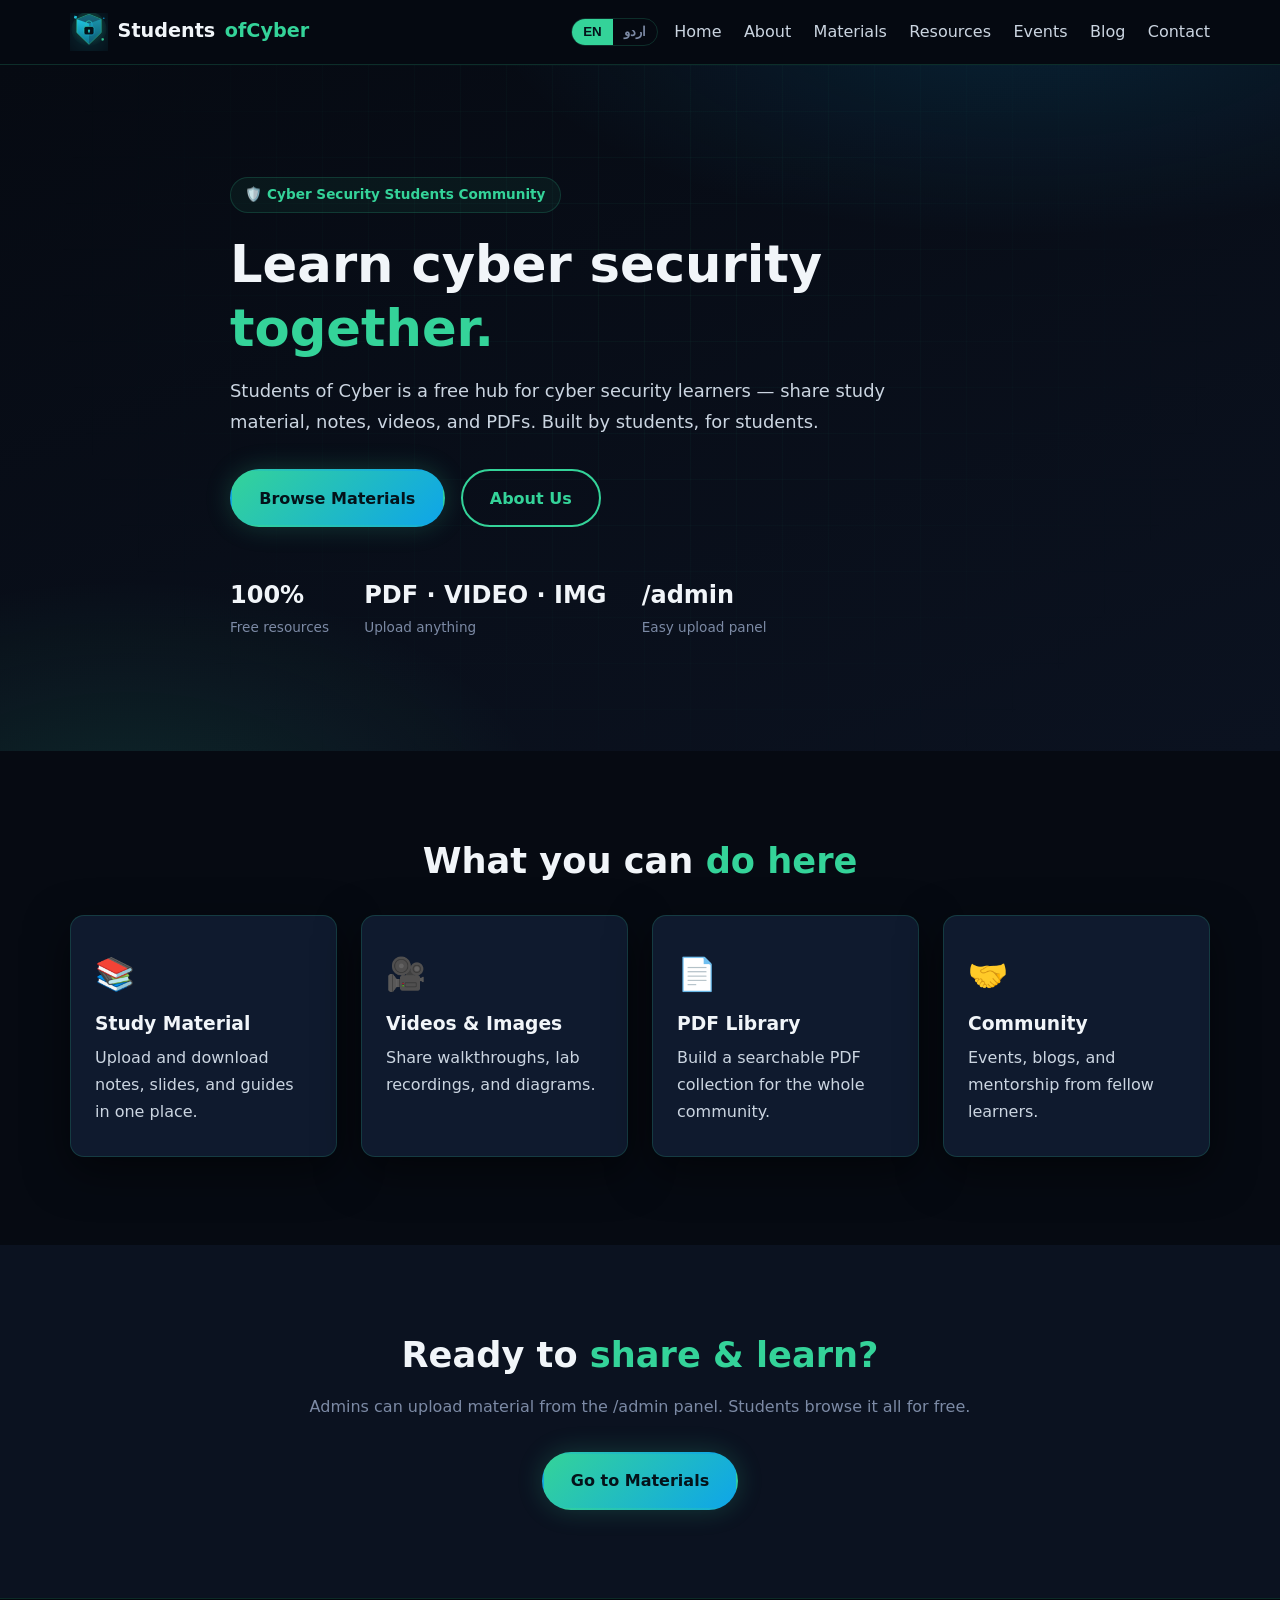
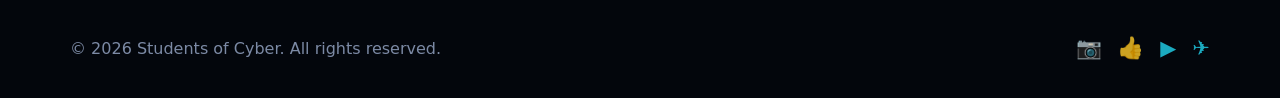
<file: index.html>
<!DOCTYPE html>
<html lang="en">
<head>
  <meta charset="UTF-8">
  <meta name="viewport" content="width=device-width, initial-scale=1.0">
  <title>Students of Cyber — Learn Cyber Security Together</title>
  <meta name="description" content="Students of Cyber — free study material, resources, and a community for cyber security students. Upload and share notes, images, videos, and PDFs.">
  <meta property="og:title" content="Students of Cyber">
  <meta property="og:description" content="Learn cyber security together — free resources, notes, videos, and PDFs.">
  <meta property="og:type" content="website">
  <link rel="icon" href="assets/logo.svg" type="image/svg+xml">
  <link rel="stylesheet" href="css/style.css">
</head>
<body class="lang-en">

  <!-- NAV -->
  <header class="nav">
    <div class="nav-inner container">
      <a href="index.html" class="logo"><img src="assets/logo.svg" alt="logo">Students<span>ofCyber</span></a>
      <div class="nav-right">
        <div class="lang-toggle" aria-label="Language">
          <button data-lang="en" class="active">EN</button>
          <button data-lang="ru">اردو</button>
        </div>
        <button class="nav-toggle" id="navToggle" aria-label="Menu"><span></span><span></span><span></span></button>
        <nav class="nav-links" id="navLinks">
          <a href="index.html">Home</a>
          <a href="about.html">About</a>
          <a href="materials.html">Materials</a>
          <a href="resources.html">Resources</a>
          <a href="events.html">Events</a>
          <a href="blog.html">Blog</a>
          <a href="contact.html">Contact</a>
        </nav>
      </div>
    </div>
  </header>

  <!-- HERO -->
  <section class="hero">
    <div class="container hero-inner">
      <span class="badge">🛡️ Cyber Security Students Community</span>
      <h1 data-en>Learn cyber security <span class="accent">together.</span></h1>
      <h1 data-ru>Cyber security <span class="accent">mila kar seekho.</span></h1>
      <p data-en>Students of Cyber is a free hub for cyber security learners — share study material, notes, videos, and PDFs. Built by students, for students.</p>
      <p data-ru>Students of Cyber ek free platform hai cyber security students ke liye — notes, videos, aur PDFs share karo. Students ke liye, students ki taraf se.</p>
      <div class="hero-cta">
        <a href="materials.html" class="btn btn-primary" data-en>Browse Materials</a>
        <a href="materials.html" class="btn btn-primary" data-ru>Material Dekho</a>
        <a href="about.html" class="btn btn-ghost" data-en>About Us</a>
        <a href="about.html" class="btn btn-ghost" data-ru>Hamare Bare Mein</a>
      </div>
      <div class="hero-stats">
        <div><strong>100%</strong><span data-en>Free resources</span><span data-ru>Free resources</span></div>
        <div><strong>PDF · VIDEO · IMG</strong><span data-en>Upload anything</span><span data-ru>Kuch bhi upload</span></div>
        <div><strong>/admin</strong><span data-en>Easy upload panel</span><span data-ru>Asaan upload panel</span></div>
      </div>
    </div>
  </section>

  <!-- FEATURES -->
  <section class="section">
    <div class="container">
      <h2 class="center" data-en>What you can <span class="accent">do here</span></h2>
      <h2 class="center" data-ru>Yahan <span class="accent">kya karo gay</span></h2>
      <div class="cards">
        <article class="card">
          <div class="card-icon">📚</div>
          <h3 data-en>Study Material</h3><h3 data-ru>Study Material</h3>
          <p data-en>Upload and download notes, slides, and guides in one place.</p>
          <p data-ru>Notes, slides, aur guides ek jagah upload/download karo.</p>
        </article>
        <article class="card">
          <div class="card-icon">🎥</div>
          <h3 data-en>Videos & Images</h3><h3 data-ru>Videos & Images</h3>
          <p data-en>Share walkthroughs, lab recordings, and diagrams.</p>
          <p data-ru>Lab recordings, walkthroughs, aur diagrams share karo.</p>
        </article>
        <article class="card">
          <div class="card-icon">📄</div>
          <h3 data-en>PDF Library</h3><h3 data-ru>PDF Library</h3>
          <p data-en>Build a searchable PDF collection for the whole community.</p>
          <p data-ru>Poori community ke liye PDF collection banao.</p>
        </article>
        <article class="card">
          <div class="card-icon">🤝</div>
          <h3 data-en>Community</h3><h3 data-ru>Community</h3>
          <p data-en>Events, blogs, and mentorship from fellow learners.</p>
          <p data-ru>Events, blogs, aur mentorship — saathiyon se.</p>
        </article>
      </div>
    </div>
  </section>

  <!-- CTA -->
  <section class="section section-alt">
    <div class="container center">
      <h2 data-en>Ready to <span class="accent">share & learn?</span></h2>
      <h2 data-ru><span class="accent">Share & learn?</span> tayar ho?</h2>
      <p class="muted" data-en>Admins can upload material from the /admin panel. Students browse it all for free.</p>
      <p class="muted" data-ru>Admins /admin panel se material upload karte hain. Students free mein dekhte hain.</p>
      <div class="hero-cta" style="justify-content:center">
        <a href="materials.html" class="btn btn-primary" data-en>Go to Materials</a>
        <a href="materials.html" class="btn btn-primary" data-ru>Materials Par Jao</a>
      </div>
    </div>
  </section>

  <!-- FOOTER -->
  <footer class="footer">
    <div class="container footer-inner">
      <p>© 2026 Students of Cyber. All rights reserved.</p>
      <div class="socials">
        <a href="#" aria-label="Instagram">📷</a>
        <a href="#" aria-label="Facebook">👍</a>
        <a href="#" aria-label="YouTube">▶️</a>
        <a href="#" aria-label="Telegram">✈️</a>
      </div>
    </div>
  </footer>

  <script src="js/main.js"></script>
</body>
</html>
</file>
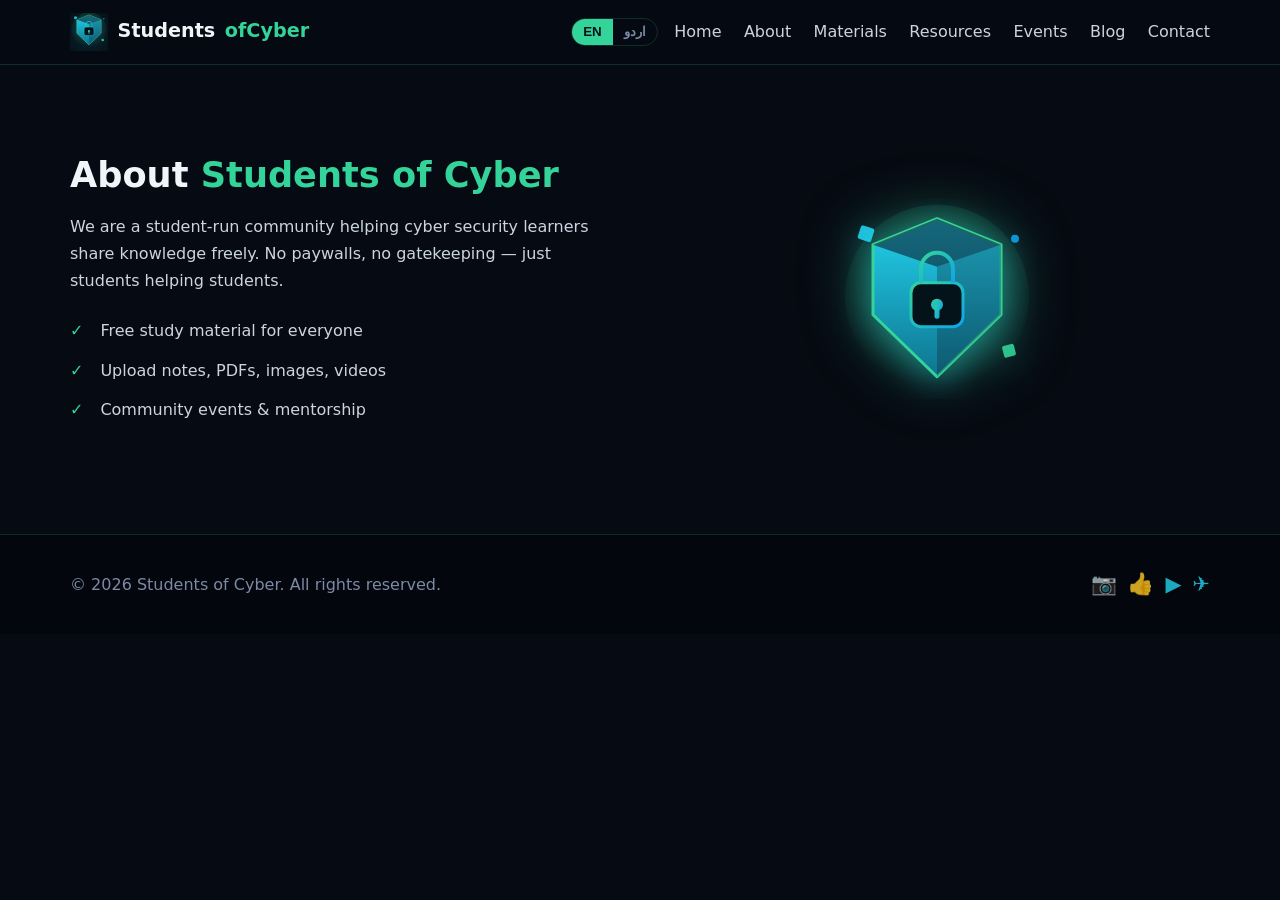
<file: about.html>
<!DOCTYPE html>
<html lang="en">
<head>
  <meta charset="UTF-8">
  <meta name="viewport" content="width=device-width, initial-scale=1.0">
  <title>About — Students of Cyber</title>
  <meta name="description" content="About Students of Cyber — a free community for cyber security students.">
  <link rel="icon" href="assets/logo.svg" type="image/svg+xml">
  <link rel="stylesheet" href="css/style.css">
</head>
<body class="lang-en">
  <header class="nav">
    <div class="nav-inner container">
      <a href="index.html" class="logo"><img src="assets/logo.svg" alt="logo">Students<span>ofCyber</span></a>
      <div class="nav-right">
        <div class="lang-toggle"><button data-lang="en" class="active">EN</button><button data-lang="ru">اردو</button></div>
        <button class="nav-toggle" id="navToggle" aria-label="Menu"><span></span><span></span><span></span></button>
        <nav class="nav-links" id="navLinks">
          <a href="index.html">Home</a><a href="about.html">About</a><a href="materials.html">Materials</a>
          <a href="resources.html">Resources</a><a href="events.html">Events</a><a href="blog.html">Blog</a><a href="contact.html">Contact</a>
        </nav>
      </div>
    </div>
  </header>

  <section class="section">
    <div class="container split">
      <div class="split-text">
        <h2 data-en>About <span class="accent">Students of Cyber</span></h2>
        <h2 data-ru><span class="accent">Students of Cyber</span> ke bare mein</h2>
        <p data-en>We are a student-run community helping cyber security learners share knowledge freely. No paywalls, no gatekeeping — just students helping students.</p>
        <p data-ru>Hum ek student-run community hain jo cyber security learners ko free knowledge share karne mein help karte hain. Koi paywall nahi — sirf students students ki madad.</p>
        <ul class="check-list">
          <li data-en>Free study material for everyone</li><li data-ru>Sab ke liye free study material</li>
          <li data-en>Upload notes, PDFs, images, videos</li><li data-ru>Notes, PDFs, images, videos upload</li>
          <li data-en>Community events & mentorship</li><li data-ru>Community events & mentorship</li>
        </ul>
      </div>
      <div class="split-visual">
        <img src="assets/logo.svg" alt="Students of Cyber logo" style="max-width:280px;margin:auto;filter:drop-shadow(0 0 30px rgba(52,211,153,.4))">
      </div>
    </div>
  </section>

  <footer class="footer">
    <div class="container footer-inner">
      <p>© 2026 Students of Cyber. All rights reserved.</p>
      <div class="socials"><a href="#" aria-label="Instagram">📷</a><a href="#" aria-label="Facebook">👍</a><a href="#" aria-label="YouTube">▶️</a><a href="#" aria-label="Telegram">✈️</a></div>
    </div>
  </footer>
  <script src="js/main.js"></script>
</body>
</html>
</file>
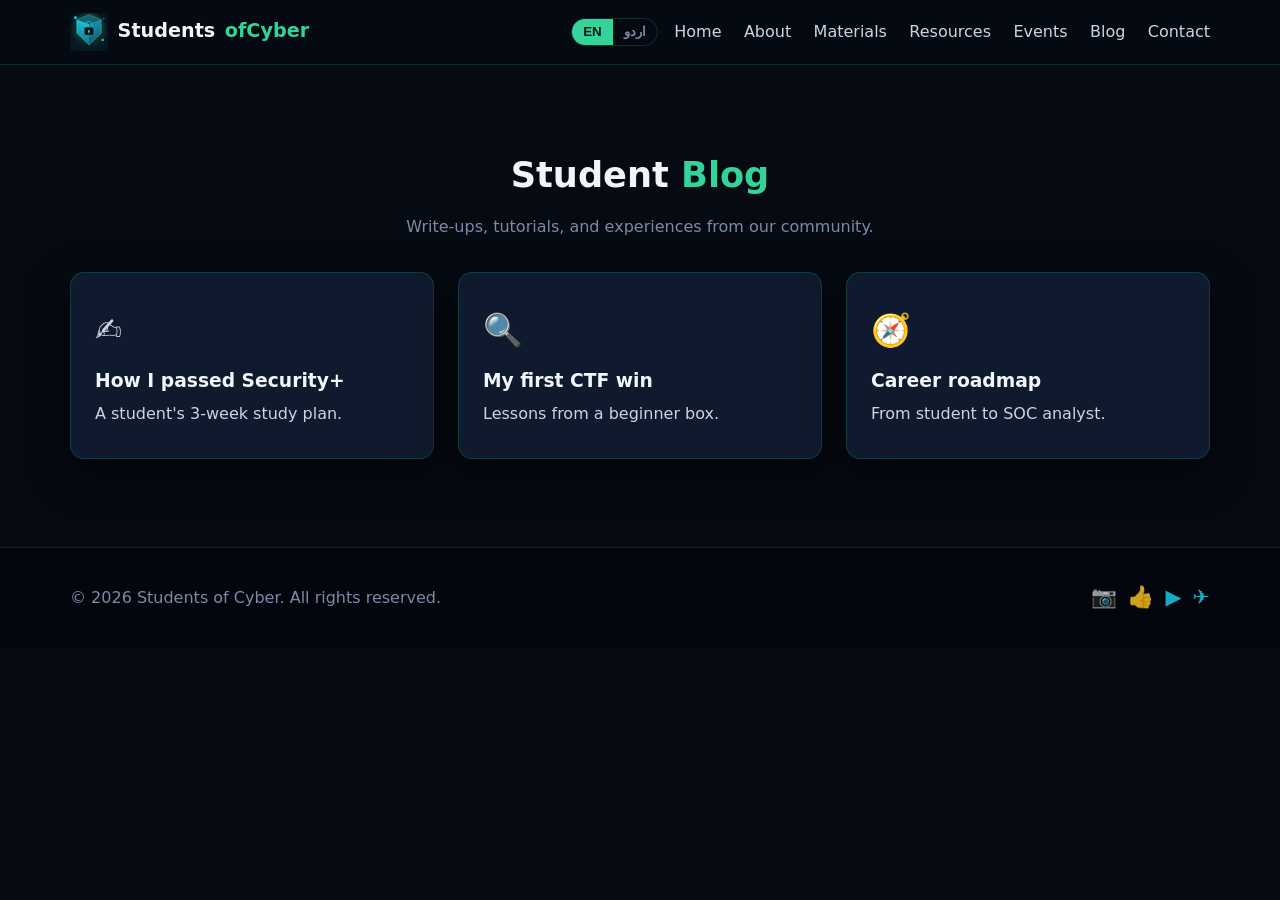
<file: blog.html>
<!DOCTYPE html>
<html lang="en">
<head>
  <meta charset="UTF-8">
  <meta name="viewport" content="width=device-width, initial-scale=1.0">
  <title>Blog — Students of Cyber</title>
  <meta name="description" content="Articles and write-ups by cyber security students.">
  <link rel="icon" href="assets/logo.svg" type="image/svg+xml">
  <link rel="stylesheet" href="css/style.css">
</head>
<body class="lang-en">
  <header class="nav">
    <div class="nav-inner container">
      <a href="index.html" class="logo"><img src="assets/logo.svg" alt="logo">Students<span>ofCyber</span></a>
      <div class="nav-right">
        <div class="lang-toggle"><button data-lang="en" class="active">EN</button><button data-lang="ru">اردو</button></div>
        <button class="nav-toggle" id="navToggle" aria-label="Menu"><span></span><span></span><span></span></button>
        <nav class="nav-links" id="navLinks">
          <a href="index.html">Home</a><a href="about.html">About</a><a href="materials.html">Materials</a>
          <a href="resources.html">Resources</a><a href="events.html">Events</a><a href="blog.html">Blog</a><a href="contact.html">Contact</a>
        </nav>
      </div>
    </div>
  </header>

  <section class="section">
    <div class="container">
      <h2 class="center" data-en>Student <span class="accent">Blog</span></h2>
      <h2 class="center" data-ru>Student <span class="accent">Blog</span></h2>
      <p class="center muted" data-en>Write-ups, tutorials, and experiences from our community.</p>
      <p class="center muted" data-ru>Community ke write-ups, tutorials, experiences.</p>
      <div class="cards">
        <article class="card"><div class="card-icon">✍️</div><h3 data-en>How I passed Security+</h3><h3 data-ru>Security+ kaise pass kiya</h3><p data-en>A student's 3-week study plan.</p><p data-ru>Student ka 3-haftay ka plan.</p></article>
        <article class="card"><div class="card-icon">🔍</div><h3 data-en>My first CTF win</h3><h3 data-ru>Meri pehli CTF jeet</h3><p data-en>Lessons from a beginner box.</p><p data-ru>Ek beginner box se sabaq.</p></article>
        <article class="card"><div class="card-icon">🧭</div><h3 data-en>Career roadmap</h3><h3 data-ru>Career roadmap</h3><p data-en>From student to SOC analyst.</p><p data-ru>Student se SOC analyst tak.</p></article>
      </div>
    </div>
  </section>

  <footer class="footer">
    <div class="container footer-inner">
      <p>© 2026 Students of Cyber. All rights reserved.</p>
      <div class="socials"><a href="#" aria-label="Instagram">📷</a><a href="#" aria-label="Facebook">👍</a><a href="#" aria-label="YouTube">▶️</a><a href="#" aria-label="Telegram">✈️</a></div>
    </div>
  </footer>
  <script src="js/main.js"></script>
</body>
</html>
</file>
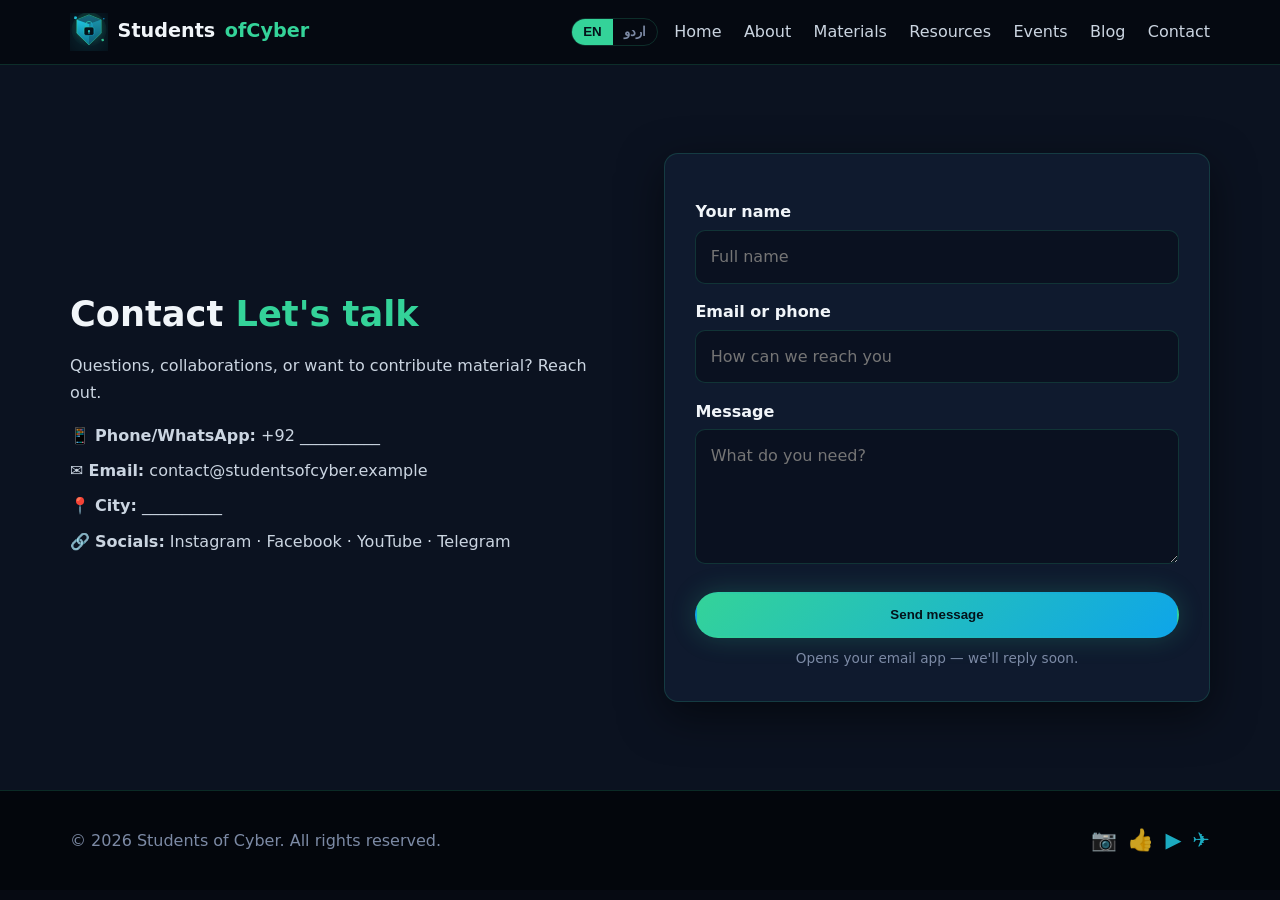
<file: contact.html>
<!DOCTYPE html>
<html lang="en">
<head>
  <meta charset="UTF-8">
  <meta name="viewport" content="width=device-width, initial-scale=1.0">
  <title>Contact — Students of Cyber</title>
  <meta name="description" content="Get in touch with Students of Cyber.">
  <link rel="icon" href="assets/logo.svg" type="image/svg+xml">
  <link rel="stylesheet" href="css/style.css">
</head>
<body class="lang-en">
  <header class="nav">
    <div class="nav-inner container">
      <a href="index.html" class="logo"><img src="assets/logo.svg" alt="logo">Students<span>ofCyber</span></a>
      <div class="nav-right">
        <div class="lang-toggle"><button data-lang="en" class="active">EN</button><button data-lang="ru">اردو</button></div>
        <button class="nav-toggle" id="navToggle" aria-label="Menu"><span></span><span></span><span></span></button>
        <nav class="nav-links" id="navLinks">
          <a href="index.html">Home</a><a href="about.html">About</a><a href="materials.html">Materials</a>
          <a href="resources.html">Resources</a><a href="events.html">Events</a><a href="blog.html">Blog</a><a href="contact.html">Contact</a>
        </nav>
      </div>
    </div>
  </header>

  <section class="section section-alt">
    <div class="container split">
      <div class="split-text">
        <h2 data-en>Contact <span class="accent">Let's talk</span></h2>
        <h2 data-ru><span class="accent">Baat karte hain</span></h2>
        <p data-en>Questions, collaborations, or want to contribute material? Reach out.</p>
        <p data-ru>Sawal, collaboration, ya material dena hai? Contact karo.</p>
        <div class="contact-info">
          <p>📱 <strong>Phone/WhatsApp:</strong> +92 __________ </p>
          <p>✉️ <strong>Email:</strong> contact@studentsofcyber.example</p>
          <p>📍 <strong>City:</strong> __________ </p>
          <p>🔗 <strong>Socials:</strong> Instagram · Facebook · YouTube · Telegram</p>
        </div>
      </div>
      <div class="split-visual">
        <form id="contactForm" class="form">
          <label for="name">Your name</label>
          <input type="text" id="name" name="name" required placeholder="Full name">
          <label for="email">Email or phone</label>
          <input type="text" id="email" name="email" required placeholder="How can we reach you">
          <label for="message">Message</label>
          <textarea id="message" name="message" rows="4" required placeholder="What do you need?"></textarea>
          <button type="submit" class="btn btn-primary">Send message</button>
          <p class="form-note">Opens your email app — we'll reply soon.</p>
        </form>
      </div>
    </div>
  </section>

  <footer class="footer">
    <div class="container footer-inner">
      <p>© 2026 Students of Cyber. All rights reserved.</p>
      <div class="socials"><a href="#" aria-label="Instagram">📷</a><a href="#" aria-label="Facebook">👍</a><a href="#" aria-label="YouTube">▶️</a><a href="#" aria-label="Telegram">✈️</a></div>
    </div>
  </footer>
  <script src="js/main.js"></script>
</body>
</html>
</file>
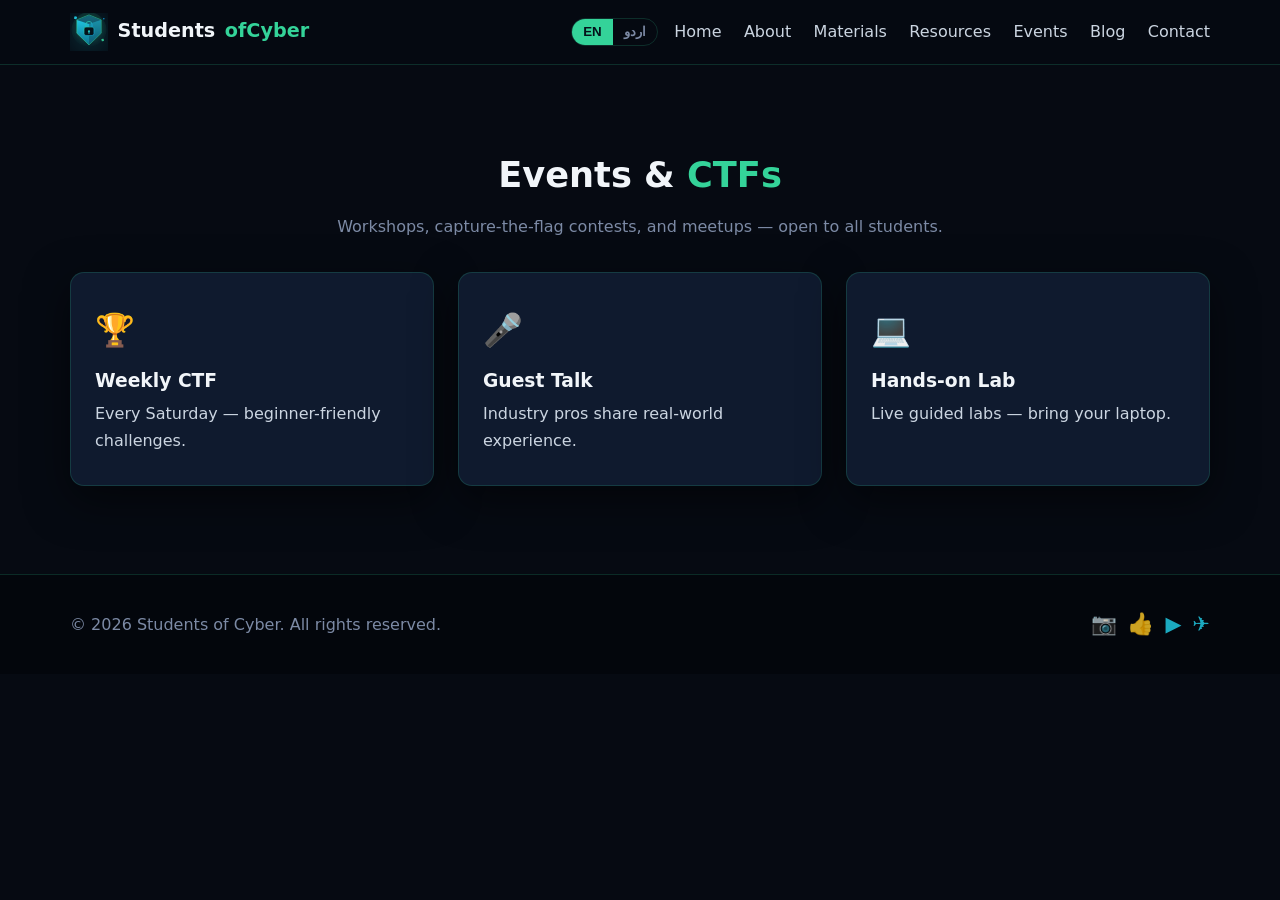
<file: events.html>
<!DOCTYPE html>
<html lang="en">
<head>
  <meta charset="UTF-8">
  <meta name="viewport" content="width=device-width, initial-scale=1.0">
  <title>Events — Students of Cyber</title>
  <meta name="description" content="Upcoming cyber security events, CTFs, and meetups for students.">
  <link rel="icon" href="assets/logo.svg" type="image/svg+xml">
  <link rel="stylesheet" href="css/style.css">
</head>
<body class="lang-en">
  <header class="nav">
    <div class="nav-inner container">
      <a href="index.html" class="logo"><img src="assets/logo.svg" alt="logo">Students<span>ofCyber</span></a>
      <div class="nav-right">
        <div class="lang-toggle"><button data-lang="en" class="active">EN</button><button data-lang="ru">اردو</button></div>
        <button class="nav-toggle" id="navToggle" aria-label="Menu"><span></span><span></span><span></span></button>
        <nav class="nav-links" id="navLinks">
          <a href="index.html">Home</a><a href="about.html">About</a><a href="materials.html">Materials</a>
          <a href="resources.html">Resources</a><a href="events.html">Events</a><a href="blog.html">Blog</a><a href="contact.html">Contact</a>
        </nav>
      </div>
    </div>
  </header>

  <section class="section">
    <div class="container">
      <h2 class="center" data-en>Events & <span class="accent">CTFs</span></h2>
      <h2 class="center" data-ru>Events & <span class="accent">CTFs</span></h2>
      <p class="center muted" data-en>Workshops, capture-the-flag contests, and meetups — open to all students.</p>
      <p class="center muted" data-ru>Workshops, CTFs, meetups — sab students ke liye.</p>
      <div class="cards">
        <article class="card"><div class="card-icon">🏆</div><h3 data-en>Weekly CTF</h3><h3 data-ru>Weekly CTF</h3><p data-en>Every Saturday — beginner-friendly challenges.</p><p data-ru>Har Saturday — beginners ke liye.</p></article>
        <article class="card"><div class="card-icon">🎤</div><h3 data-en>Guest Talk</h3><h3 data-ru>Guest Talk</h3><p data-en>Industry pros share real-world experience.</p><p data-ru>Industry experts apna experience share karte hain.</p></article>
        <article class="card"><div class="card-icon">💻</div><h3 data-en>Hands-on Lab</h3><h3 data-ru>Hands-on Lab</h3><p data-en>Live guided labs — bring your laptop.</p><p data-ru>Live guided labs — laptop le kar aao.</p></article>
      </div>
    </div>
  </section>

  <footer class="footer">
    <div class="container footer-inner">
      <p>© 2026 Students of Cyber. All rights reserved.</p>
      <div class="socials"><a href="#" aria-label="Instagram">📷</a><a href="#" aria-label="Facebook">👍</a><a href="#" aria-label="YouTube">▶️</a><a href="#" aria-label="Telegram">✈️</a></div>
    </div>
  </footer>
  <script src="js/main.js"></script>
</body>
</html>
</file>
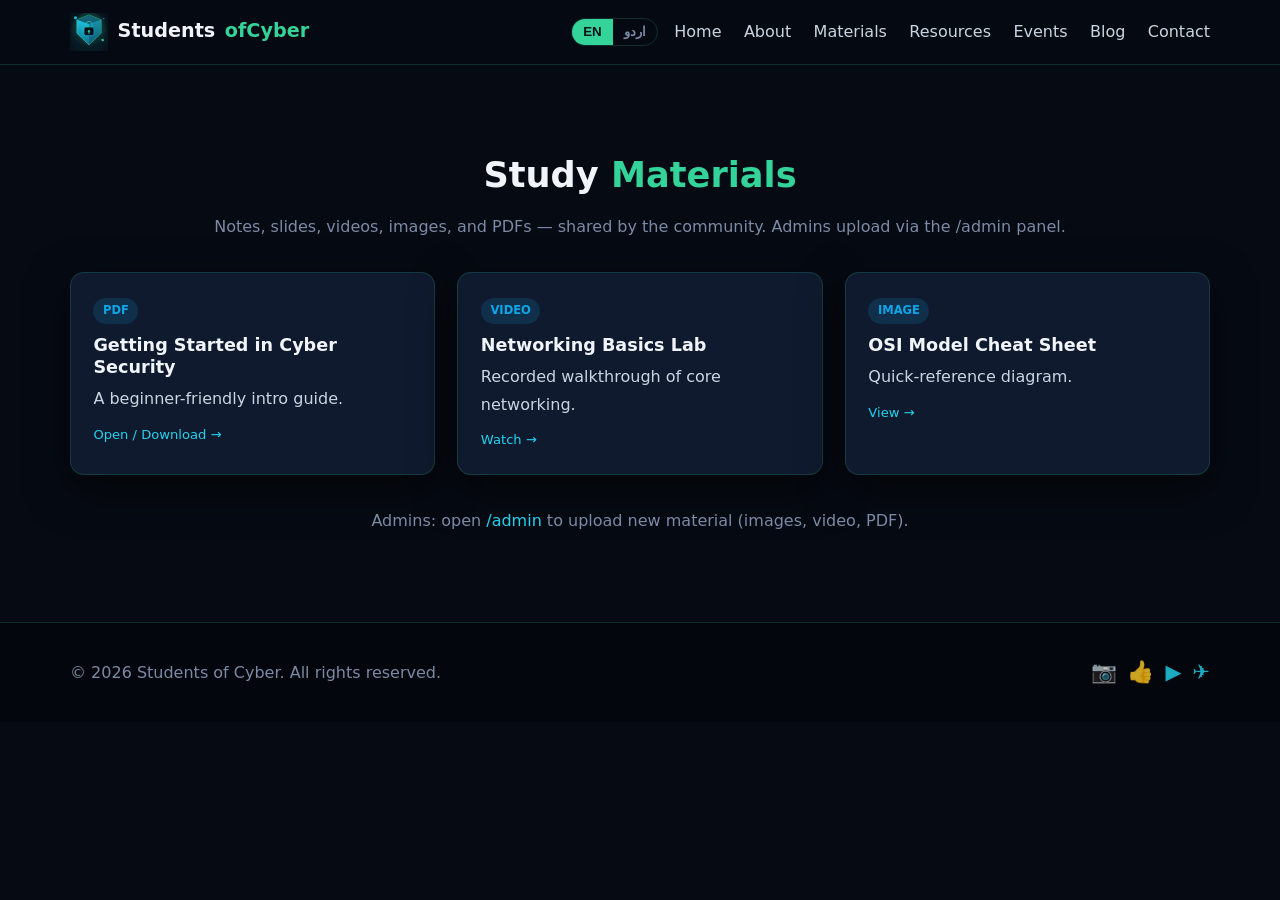
<file: materials.html>
<!DOCTYPE html>
<html lang="en">
<head>
  <meta charset="UTF-8">
  <meta name="viewport" content="width=device-width, initial-scale=1.0">
  <title>Study Materials — Students of Cyber</title>
  <meta name="description" content="Browse and download free cyber security study material — notes, videos, images, and PDFs.">
  <link rel="icon" href="assets/logo.svg" type="image/svg+xml">
  <link rel="stylesheet" href="css/style.css">
</head>
<body class="lang-en">
  <header class="nav">
    <div class="nav-inner container">
      <a href="index.html" class="logo"><img src="assets/logo.svg" alt="logo">Students<span>ofCyber</span></a>
      <div class="nav-right">
        <div class="lang-toggle"><button data-lang="en" class="active">EN</button><button data-lang="ru">اردو</button></div>
        <button class="nav-toggle" id="navToggle" aria-label="Menu"><span></span><span></span><span></span></button>
        <nav class="nav-links" id="navLinks">
          <a href="index.html">Home</a><a href="about.html">About</a><a href="materials.html">Materials</a>
          <a href="resources.html">Resources</a><a href="events.html">Events</a><a href="blog.html">Blog</a><a href="contact.html">Contact</a>
        </nav>
      </div>
    </div>
  </header>

  <section class="section">
    <div class="container">
      <h2 class="center" data-en>Study <span class="accent">Materials</span></h2>
      <h2 class="center" data-ru>Study <span class="accent">Materials</span></h2>
      <p class="center muted" data-en>Notes, slides, videos, images, and PDFs — shared by the community. Admins upload via the /admin panel.</p>
      <p class="center muted" data-ru>Community ki shared notes, videos, images, PDFs. Admins /admin panel se upload karte hain.</p>

      <div class="resource-grid" id="materialGrid">
        <!-- Auto-filled from content/data/materials.json (added via /admin) -->
        <div class="resource">
          <span class="tag">PDF</span>
          <h3>Getting Started in Cyber Security</h3>
          <p>A beginner-friendly intro guide.</p>
          <p class="meta"><a href="#">Open / Download →</a></p>
        </div>
        <div class="resource">
          <span class="tag">VIDEO</span>
          <h3>Networking Basics Lab</h3>
          <p>Recorded walkthrough of core networking.</p>
          <p class="meta"><a href="#">Watch →</a></p>
        </div>
        <div class="resource">
          <span class="tag">IMAGE</span>
          <h3>OSI Model Cheat Sheet</h3>
          <p>Quick-reference diagram.</p>
          <p class="meta"><a href="#">View →</a></p>
        </div>
      </div>

      <p class="center muted" style="margin-top:2rem" data-en>Admins: open <a href="admin/">/admin</a> to upload new material (images, video, PDF).</p>
      <p class="center muted" style="margin-top:2rem" data-ru>Admins: naya material upload karne <a href="admin/">/admin</a> kholen.</p>
    </div>
  </section>

  <footer class="footer">
    <div class="container footer-inner">
      <p>© 2026 Students of Cyber. All rights reserved.</p>
      <div class="socials"><a href="#" aria-label="Instagram">📷</a><a href="#" aria-label="Facebook">👍</a><a href="#" aria-label="YouTube">▶️</a><a href="#" aria-label="Telegram">✈️</a></div>
    </div>
  </footer>
  <script src="js/main.js"></script>
</body>
</html>
</file>
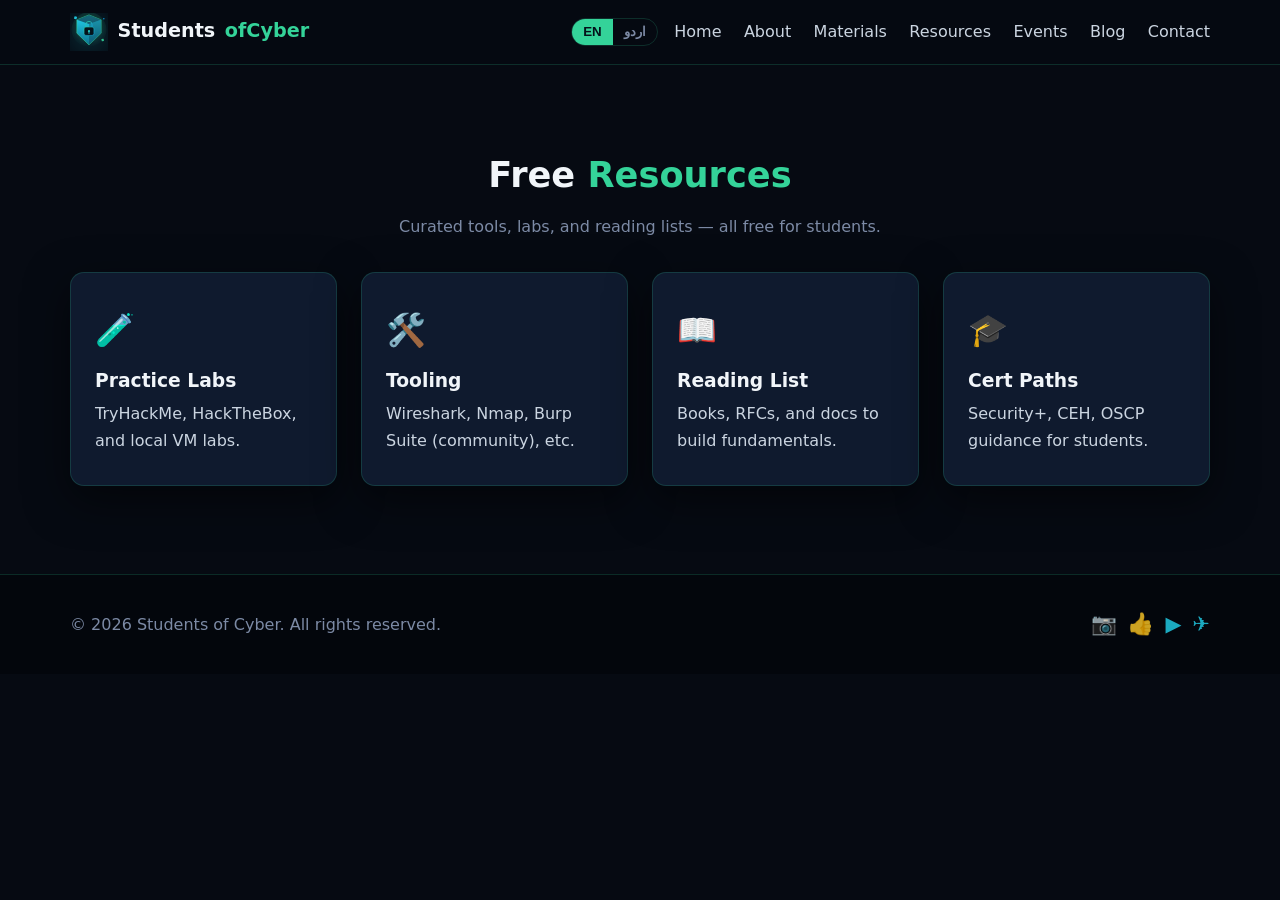
<file: resources.html>
<!DOCTYPE html>
<html lang="en">
<head>
  <meta charset="UTF-8">
  <meta name="viewport" content="width=device-width, initial-scale=1.0">
  <title>Resources — Students of Cyber</title>
  <meta name="description" content="Free cyber security resources — tools, labs, and reading lists for students.">
  <link rel="icon" href="assets/logo.svg" type="image/svg+xml">
  <link rel="stylesheet" href="css/style.css">
</head>
<body class="lang-en">
  <header class="nav">
    <div class="nav-inner container">
      <a href="index.html" class="logo"><img src="assets/logo.svg" alt="logo">Students<span>ofCyber</span></a>
      <div class="nav-right">
        <div class="lang-toggle"><button data-lang="en" class="active">EN</button><button data-lang="ru">اردو</button></div>
        <button class="nav-toggle" id="navToggle" aria-label="Menu"><span></span><span></span><span></span></button>
        <nav class="nav-links" id="navLinks">
          <a href="index.html">Home</a><a href="about.html">About</a><a href="materials.html">Materials</a>
          <a href="resources.html">Resources</a><a href="events.html">Events</a><a href="blog.html">Blog</a><a href="contact.html">Contact</a>
        </nav>
      </div>
    </div>
  </header>

  <section class="section">
    <div class="container">
      <h2 class="center" data-en>Free <span class="accent">Resources</span></h2>
      <h2 class="center" data-ru>Free <span class="accent">Resources</span></h2>
      <p class="center muted" data-en>Curated tools, labs, and reading lists — all free for students.</p>
      <p class="center muted" data-ru>Free tools, labs, reading lists — students ke liye.</p>
      <div class="cards">
        <article class="card"><div class="card-icon">🧪</div><h3 data-en>Practice Labs</h3><h3 data-ru>Practice Labs</h3><p data-en>TryHackMe, HackTheBox, and local VM labs.</p><p data-ru>TryHackMe, HackTheBox, local VM labs.</p></article>
        <article class="card"><div class="card-icon">🛠️</div><h3 data-en>Tooling</h3><h3 data-ru>Tooling</h3><p data-en>Wireshark, Nmap, Burp Suite (community), etc.</p><p data-ru>Wireshark, Nmap, Burp Suite (community), etc.</p></article>
        <article class="card"><div class="card-icon">📖</div><h3 data-en>Reading List</h3><h3 data-ru>Reading List</h3><p data-en>Books, RFCs, and docs to build fundamentals.</p><p data-ru>Books, RFCs, docs — fundamentals ke liye.</p></article>
        <article class="card"><div class="card-icon">🎓</div><h3 data-en>Cert Paths</h3><h3 data-ru>Cert Paths</h3><p data-en>Security+, CEH, OSCP guidance for students.</p><p data-ru>Security+, CEH, OSCP guidance.</p></article>
      </div>
    </div>
  </section>

  <footer class="footer">
    <div class="container footer-inner">
      <p>© 2026 Students of Cyber. All rights reserved.</p>
      <div class="socials"><a href="#" aria-label="Instagram">📷</a><a href="#" aria-label="Facebook">👍</a><a href="#" aria-label="YouTube">▶️</a><a href="#" aria-label="Telegram">✈️</a></div>
    </div>
  </footer>
  <script src="js/main.js"></script>
</body>
</html>
</file>
<file: css/style.css>
/* ============ Students of Cyber — dark / neon-green / blue ============ */
:root{
  --green:#34d399;
  --green-bright:#22d3ee;
  --blue:#0ea5e9;
  --blue-deep:#0e7490;
  --dark:#060a12;
  --dark-2:#0b1220;
  --panel:#0f1a2e;
  --text:#cbd5e1;
  --bright:#f1f5f9;
  --muted:#7c8aa5;
  --border:rgba(52,211,153,.18);
  --border-blue:rgba(14,165,233,.22);
  --radius:14px;
  --shadow:0 14px 44px rgba(0,0,0,.5);
  --glow:0 0 26px rgba(52,211,153,.22);
}
*{margin:0;padding:0;box-sizing:border-box}
html{scroll-behavior:smooth}
body{font-family:'Segoe UI',system-ui,-apple-system,Roboto,Arial,sans-serif;color:var(--text);background:var(--dark);line-height:1.7}
img{max-width:100%;display:block}
a{color:var(--green-bright);text-decoration:none}
.container{width:min(1140px,92%);margin-inline:auto}
.accent{color:var(--green)}
.accent-b{color:var(--blue)}
h1,h2,h3,h4{color:var(--bright);line-height:1.25}
h1{font-size:clamp(2rem,5vw,3.2rem)}
h2{font-size:clamp(1.6rem,3vw,2.2rem);margin-bottom:1rem}
.center{text-align:center}
.muted{color:var(--muted)}

/* buttons */
.btn{display:inline-block;padding:.85rem 1.7rem;border-radius:999px;font-weight:600;transition:.25s;border:2px solid transparent;cursor:pointer}
.btn-primary{background:linear-gradient(135deg,var(--green),var(--blue));color:#04121a;box-shadow:var(--glow)}
.btn-primary:hover{transform:translateY(-2px);box-shadow:0 0 34px rgba(52,211,153,.45)}
.btn-ghost{border-color:var(--green);color:var(--green)}
.btn-ghost:hover{background:var(--green);color:#04121a}

/* nav */
.nav{position:sticky;top:0;z-index:50;background:rgba(6,10,18,.85);backdrop-filter:blur(10px);border-bottom:1px solid var(--border)}
.nav-inner{display:flex;align-items:center;justify-content:space-between;padding:.8rem 0;gap:1rem}
.logo{display:flex;align-items:center;gap:.6rem;font-weight:800;color:var(--bright);font-size:1.2rem}
.logo img{width:38px;height:38px}
.logo span{color:var(--green)}
.nav-right{display:flex;align-items:center;gap:1rem}
.lang-toggle{display:flex;border:1px solid var(--border);border-radius:999px;overflow:hidden;font-size:.8rem}
.lang-toggle button{background:transparent;color:var(--muted);border:0;padding:.35rem .7rem;cursor:pointer;font-weight:600}
.lang-toggle button.active{background:var(--green);color:#04121a}
.nav-links{display:flex;gap:1.4rem}
.nav-links a{color:var(--text);font-weight:500}
.nav-links a:hover{color:var(--green)}
.nav-toggle{display:none;background:none;border:0;cursor:pointer;padding:.4rem}
.nav-toggle span{display:block;width:24px;height:3px;background:var(--bright);margin:5px 0;border-radius:3px}

/* hero */
.hero{position:relative;background:radial-gradient(900px 400px at 80% -10%,rgba(14,165,233,.15),transparent 60%),radial-gradient(700px 400px at 10% 110%,rgba(52,211,153,.12),transparent 60%),linear-gradient(160deg,var(--dark),var(--dark-2));padding:clamp(4rem,11vw,7rem) 0;overflow:hidden}
.hero::before{content:"";position:absolute;inset:0;background-image:linear-gradient(rgba(52,211,153,.05) 1px,transparent 1px),linear-gradient(90deg,rgba(52,211,153,.05) 1px,transparent 1px);background-size:46px 46px;mask-image:radial-gradient(circle at 50% 30%,#000,transparent 75%);pointer-events:none}
.hero-inner{position:relative;max-width:820px}
.badge{display:inline-block;font-size:.85rem;font-weight:600;color:var(--green);border:1px solid var(--border);padding:.35rem .9rem;border-radius:999px;margin-bottom:1.2rem;background:rgba(52,211,153,.06)}
.hero p{font-size:1.12rem;max-width:680px;margin-top:1rem}
.hero-cta{display:flex;gap:1rem;margin-top:2rem;flex-wrap:wrap}
.hero-stats{display:flex;gap:2.2rem;margin-top:3rem;flex-wrap:wrap}
.hero-stats div{display:flex;flex-direction:column}
.hero-stats strong{font-size:1.5rem;color:var(--bright)}
.hero-stats span{font-size:.85rem;color:var(--muted)}

/* sections */
.section{padding:clamp(3.5rem,8vw,5.5rem) 0}
.section-alt{background:var(--dark-2)}
.split{display:grid;grid-template-columns:1fr 1fr;gap:3rem;align-items:center}
.split-text p{margin-bottom:1rem}
.check-list{list-style:none;margin:1rem 0}
.check-list li{padding:.4rem 0 .4rem 1.9rem;position:relative}
.check-list li::before{content:"\2713";position:absolute;left:0;color:var(--green);font-weight:800}
.cards{display:grid;grid-template-columns:repeat(auto-fit,minmax(230px,1fr));gap:1.5rem;margin-top:2rem}
.card{background:var(--panel);border:1px solid var(--border);border-radius:var(--radius);padding:1.9rem 1.5rem;box-shadow:var(--shadow);transition:.25s}
.card:hover{transform:translateY(-6px);border-color:var(--green);box-shadow:0 12px 40px rgba(52,211,153,.18)}
.card-icon{font-size:2rem;margin-bottom:.7rem}
.card h3{margin-bottom:.5rem;color:var(--bright)}

/* material / resource cards */
.resource-grid{display:grid;grid-template-columns:repeat(auto-fit,minmax(260px,1fr));gap:1.4rem;margin-top:2rem}
.resource{background:var(--panel);border:1px solid var(--border);border-radius:var(--radius);padding:1.4rem;box-shadow:var(--shadow);transition:.25s}
.resource:hover{border-color:var(--blue);transform:translateY(-4px)}
.resource .tag{display:inline-block;font-size:.72rem;font-weight:700;padding:.2rem .6rem;border-radius:999px;background:rgba(14,165,233,.15);color:var(--blue);margin-bottom:.7rem}
.resource h3{font-size:1.1rem;margin-bottom:.4rem}
.resource .meta{font-size:.82rem;color:var(--muted);margin-top:.7rem}

/* uploads / media */
.upload-grid{display:grid;grid-template-columns:repeat(auto-fit,minmax(200px,1fr));gap:1rem;margin-top:2rem}
.upload-grid img,.upload-grid video{border-radius:var(--radius);box-shadow:var(--shadow);width:100%;aspect-ratio:16/10;object-fit:cover}
.pdf-card{display:flex;align-items:center;gap:.8rem;background:var(--panel);border:1px solid var(--border);border-radius:var(--radius);padding:1rem}
.pdf-card .pdf-ico{font-size:1.8rem}

/* contact */
.contact-info p{margin:.5rem 0}
.form{background:var(--panel);padding:1.9rem;border-radius:var(--radius);border:1px solid var(--border);box-shadow:var(--shadow)}
.form label{display:block;font-weight:600;color:var(--bright);margin:.9rem 0 .3rem}
.form input,.form textarea{width:100%;padding:.75rem .9rem;border:1.5px solid var(--border);border-radius:10px;font:inherit;font-family:inherit;background:#0a1120;color:var(--bright)}
.form input:focus,.form textarea:focus{outline:none;border-color:var(--green);box-shadow:var(--glow)}
.form .btn{margin-top:1.2rem;width:100%}
.form-note{font-size:.85rem;color:var(--muted);margin-top:.6rem;text-align:center}

/* footer */
.footer{background:#03060c;color:var(--muted);padding:2rem 0;border-top:1px solid var(--border)}
.footer-inner{display:flex;align-items:center;justify-content:space-between;gap:1rem;flex-wrap:wrap}
.socials a{font-size:1.3rem;margin-left:.7rem;opacity:.8}
.socials a:hover{opacity:1;color:var(--green)}

/* lang visibility */
body.lang-ru [data-en]{display:none}
body.lang-en [data-ru]{display:none}

/* responsive */
@media (max-width:860px){
  .nav-toggle{display:block}
  .nav-links{display:none;position:absolute;top:100%;left:0;right:0;background:var(--dark-2);flex-direction:column;padding:1rem 6%;border-bottom:1px solid var(--border)}
  .nav-links.open{display:flex}
  .nav-links a{padding:.6rem 0;border-bottom:1px solid rgba(255,255,255,.05)}
  .split{grid-template-columns:1fr}
  .hero-cta .btn{width:100%;text-align:center}
}
@media (prefers-reduced-motion:reduce){html{scroll-behavior:auto}*{transition:none!important}}
</file>
